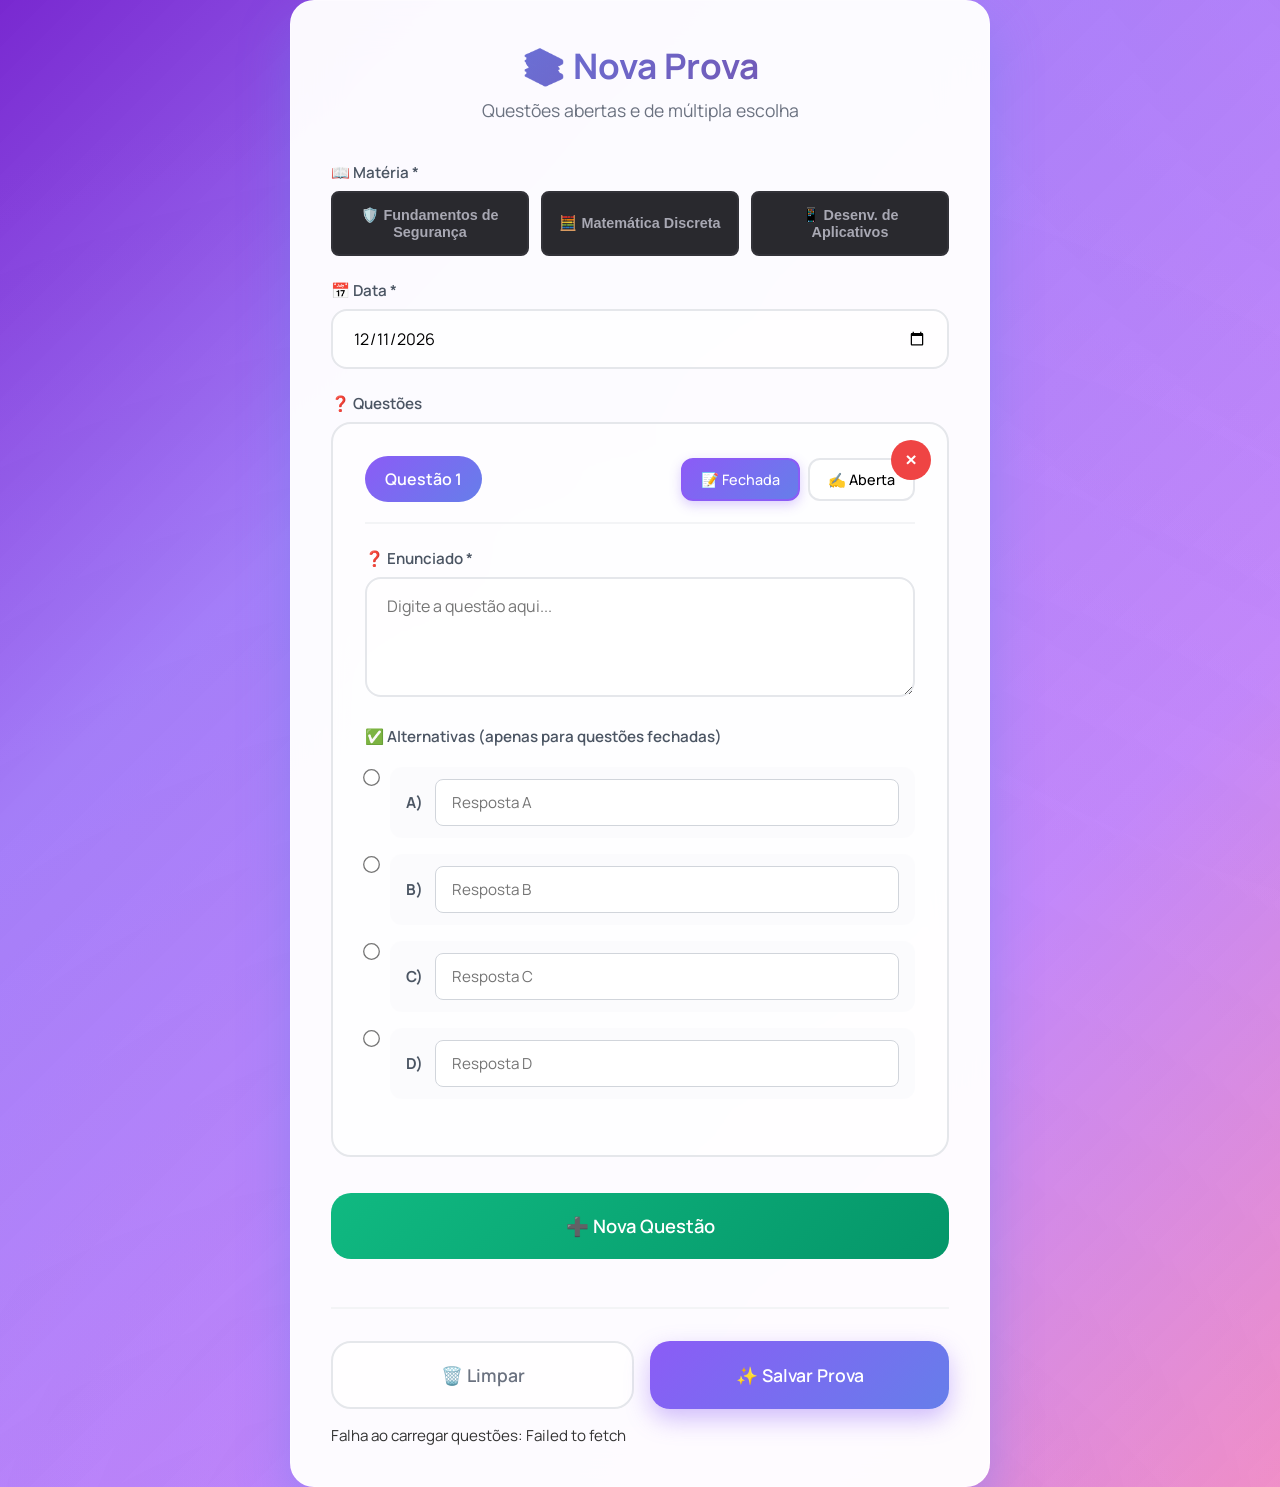
<file: prova.html>
<!DOCTYPE html>
<html lang="pt-BR">
<head>
    <meta charset="UTF-8">
    <meta name="viewport" content="width=device-width, initial-scale=1.0">
    <title>Cadastrar Prova - Professor</title>
    <link href="https://fonts.googleapis.com/css2?family=Manrope:wght@300;400;500;600;700&display=swap" rel="stylesheet">
    <link rel="stylesheet" href="style.css">
</head>
<body style="margin: 0; padding: 0; display: flex; justify-content: center; align-items: center; min-height: 100vh; width: 100%;">

    <div class="container">
        <div class="header">
            <h1>📚 Nova Prova</h1>
            <p>Questões abertas e de múltipla escolha</p>
        </div>

        <form id="provaForm">
            <!-- MODIFICAÇÃO: Campo substituído por seletores com estilos inline seguros -->
            <div class="form-group">
                <label>📖 Matéria *</label>
                
                <input type="hidden" id="materiaInput" name="materia" value="">
                
                <div class="materia-selector" style="display: flex; gap: 12px; flex-wrap: wrap; margin-top: 8px;">
                    <button type="button" class="btn-materia" data-materia="Fundamentos de Segurança" style="flex: 1; min-width: 160px; padding: 14px; border: 2px solid #323238; background-color: #29292e; color: #a8a8b3; border-radius: 8px; cursor: pointer; font-weight: 600; font-size: 0.9rem; display: flex; align-items: center; justify-content: center; gap: 8px; transition: all 0.2s ease;">
                        🛡️ Fundamentos de Segurança
                    </button>
                    <button type="button" class="btn-materia" data-materia="Matemática Discreta" style="flex: 1; min-width: 160px; padding: 14px; border: 2px solid #323238; background-color: #29292e; color: #a8a8b3; border-radius: 8px; cursor: pointer; font-weight: 600; font-size: 0.9rem; display: flex; align-items: center; justify-content: center; gap: 8px; transition: all 0.2s ease;">
                        🧮 Matemática Discreta
                    </button>
                    <button type="button" class="btn-materia" data-materia="Desenvolvimento de Aplicativos" style="flex: 1; min-width: 160px; padding: 14px; border: 2px solid #323238; background-color: #29292e; color: #a8a8b3; border-radius: 8px; cursor: pointer; font-weight: 600; font-size: 0.9rem; display: flex; align-items: center; justify-content: center; gap: 8px; transition: all 0.2s ease;">
                        📱 Desenv. de Aplicativos
                    </button>
                </div>
            </div>

    
            <!-- Data -->
            <div class="form-group">
                <label>📅 Data *</label>
                <input type="date" id="data" name="data" required>
            </div>

            <!-- Questões -->
            <div class="form-group full-width">
                <label>❓ Questões</label>
                <div id="questoesContainer"></div>
                <button type="button" class="btn-add-questao" onclick="adicionarQuestao()">
                    ➕ Nova Questão
                </button>
            </div>

            <div class="btn-container">
                <button type="button" class="btn btn-secondary" onclick="limparTudo()">🗑️ Limpar</button>
                <button type="submit" class="btn btn-primary">✨ Salvar Prova</button>
            </div>
        </form>

        <div id="successMessage" class="success" style="display:none">
            🎉 Prova salva com sucesso!
        </div>

        <div id="apiStatus" class="api-status" style="margin-top: 1rem; color: #333; font-size: 0.95rem;">
            Carregando status da API...
        </div>
    </div>

    <script src="script.js"></script>
</body>
</html>
</file>
<file: style.css>
* { 
    margin: 0; 
    padding: 0; 
    box-sizing: border-box; 
}

body {
    font-family: 'Manrope', sans-serif;
    /* Fundo do mar roxo se mexendo */
    background: 
        /* Ondas roxas sutis */
        radial-gradient(circle at 20% 80%, rgba(139,92,246,0.15) 0%, transparent 50%),
        radial-gradient(circle at 80% 20%, rgba(168,85,247,0.12) 0%, transparent 50%),
        radial-gradient(circle at 50% 100%, rgba(106,17,203,0.1) 0%, transparent 40%),
        /* Gradiente mar roxo principal */
        linear-gradient(135deg, 
            rgba(106,17,203,0.85) 0%, 
            rgba(139,92,246,0.75) 30%, 
            rgba(168,85,247,0.65) 70%, 
            rgba(236,72,153,0.55) 100%);
    min-height: 100vh;
    padding: 20px;
    display: flex;
    align-items: center;
    justify-content: center;
    animation: oceanWave 15s ease-in-out infinite;
}

@keyframes oceanWave {
    0%, 100% { 
        background-position: 0% 50%, 20% 80%, 80% 20%, 50% 100%; 
        transform: scale(1);
    }
    33% { 
        background-position: 10% 45%, 30% 75%, 70% 25%, 60% 95%; 
        transform: scale(1.02);
    }
    66% { 
        background-position: -5% 55%, 10% 85%, 90% 15%, 40% 105%; 
        transform: scale(1.01);
    }
}

.container {
    background: rgba(255,255,255,0.95);
    backdrop-filter: blur(20px);
    border-radius: 24px;
    padding: 40px;
    max-width: 700px;
    width: 100%;
    box-shadow: 0 25px 50px rgba(102,126,234,0.3);
    border: 1px solid rgba(255,255,255,0.2);
}

/* Resto do CSS permanece igual... */
.header {
    text-align: center;
    margin-bottom: 40px;
}

.header h1 {
    color: #5a3fd4;
    font-size: 2.2rem;
    font-weight: 700;
    margin-bottom: 8px;
    background: linear-gradient(135deg, #667eea, #764ba2);
    -webkit-background-clip: text;
    -webkit-text-fill-color: transparent;
    background-clip: text;
}

.header p {
    color: #6b7280;
    font-size: 1.1rem;
    font-weight: 400;
}

.form-group {
    margin-bottom: 24px;
}

label {
    display: block;
    font-weight: 600;
    color: #4b5563;
    margin-bottom: 8px;
    font-size: 0.95rem;
}

input, textarea, select {
    width: 100%;
    padding: 16px 20px;
    border: 2px solid #e5e7eb;
    border-radius: 16px;
    font-family: 'Manrope', sans-serif;
    font-size: 1rem;
    transition: all 0.3s ease;
    background: rgba(255,255,255,0.8);
}

input:focus, textarea:focus, select:focus {
    outline: none;
    border-color: #8b5cf6;
    box-shadow: 0 0 0 3px rgba(139,92,246,0.1);
    transform: translateY(-2px);
}

textarea {
    resize: vertical;
    min-height: 120px;
    font-family: 'Manrope', sans-serif;
}

.full-width {
    margin-bottom: 32px;
}

.questao-card {
    background: rgba(255,255,255,0.7);
    border: 2px solid #e5e7eb;
    border-radius: 20px;
    padding: 32px;
    margin-bottom: 20px;
    position: relative;
    transition: all 0.3s ease;
}

.questao-card:hover {
    border-color: #8b5cf6;
    box-shadow: 0 10px 30px rgba(139,92,246,0.15);
}

.questao-header {
    display: flex;
    justify-content: space-between;
    align-items: center;
    margin-bottom: 24px;
    padding-bottom: 20px;
    border-bottom: 2px solid #f3f4f6;
}

.numero-questao {
    background: linear-gradient(135deg, #8b5cf6, #667eea);
    color: white;
    padding: 12px 20px;
    border-radius: 24px;
    font-weight: 600;
    font-size: 1rem;
}

.tipo-selector {
    display: flex;
    gap: 8px;
}

.btn-tipo {
    padding: 10px 18px;
    border: 2px solid #e5e7eb;
    border-radius: 12px;
    background: white;
    cursor: pointer;
    font-family: 'Manrope', sans-serif;
    font-size: 0.9rem;
    font-weight: 500;
    transition: all 0.2s ease;
    white-space: nowrap;
}

.btn-tipo:hover {
    border-color: #8b5cf6;
    transform: translateY(-1px);
}

.btn-tipo.active {
    background: linear-gradient(135deg, #8b5cf6, #667eea);
    color: white;
    border-color: #8b5cf6;
    box-shadow: 0 4px 12px rgba(139,92,246,0.3);
}

.btn-remover {
    position: absolute;
    top: 16px;
    right: 16px;
    background: #ef4444;
    color: white;
    border: none;
    width: 40px;
    height: 40px;
    border-radius: 50%;
    cursor: pointer;
    font-weight: bold;
    font-size: 1.2rem;
    transition: all 0.2s ease;
    display: flex;
    align-items: center;
    justify-content: center;
}

.btn-remover:hover {
    background: #dc2626;
    transform: scale(1.1);
}

.alternativas {
    display: grid;
    gap: 16px;
    margin-top: 20px;
}

.alternativas.oculta {
    display: none;
}

.alternativa {
    display: flex;
    gap: 12px;
    align-items: flex-start;
}

.alternativa input[type="radio"] {
    width: auto;
    margin: 4px 0 0 0;
    transform: scale(1.3);
    flex-shrink: 0;
}

.alternativa label {
    margin: 0;
    flex: 1;
    display: flex;
    align-items: center;
    gap: 12px;
    padding: 12px 16px;
    background: rgba(248,250,252,0.5);
    border-radius: 12px;
    cursor: pointer;
    transition: all 0.2s ease;
}

.alternativa label:hover {
    background: rgba(248,250,252,0.8);
    transform: translateX(4px);
}

.alternativa input[type="text"] {
    flex: 1;
    margin: 0;
    padding: 12px 16px;
    border: 1px solid #d1d5db;
    border-radius: 8px;
    font-size: 0.95rem;
}

.btn-add-questao {
    width: 100%;
    padding: 20px;
    background: linear-gradient(135deg, #10b981, #059669);
    color: white;
    border: none;
    border-radius: 20px;
    font-family: 'Manrope', sans-serif;
    font-size: 1.15rem;
    font-weight: 600;
    cursor: pointer;
    transition: all 0.3s ease;
    margin-top: 16px;
}

.btn-add-questao:hover {
    transform: translateY(-3px);
    box-shadow: 0 15px 35px rgba(16,185,129,0.4);
}

.btn-container {
    display: flex;
    gap: 16px;
    margin-top: 48px;
    padding-top: 32px;
    border-top: 2px solid #f3f4f6;
}

.btn {
    flex: 1;
    padding: 20px 24px;
    border: none;
    border-radius: 20px;
    font-family: 'Manrope', sans-serif;
    font-size: 1.1rem;
    font-weight: 600;
    cursor: pointer;
    transition: all 0.3s ease;
}

.btn-primary {
    background: linear-gradient(135deg, #8b5cf6, #667eea);
    color: white;
    box-shadow: 0 10px 25px rgba(139,92,246,0.4);
}

.btn-primary:hover {
    transform: translateY(-3px);
    box-shadow: 0 20px 40px rgba(139,92,246,0.5);
}

.btn-secondary {
    background: rgba(255,255,255,0.8);
    color: #6b7280;
    border: 2px solid #e5e7eb;
}

.btn-secondary:hover {
    background: white;
    border-color: #d1d5db;
    transform: translateY(-2px);
}

.success {
    background: linear-gradient(135deg, #10b981, #059669);
    color: white;
    padding: 24px;
    border-radius: 20px;
    text-align: center;
    margin-top: 32px;
    font-weight: 600;
    box-shadow: 0 10px 30px rgba(16,185,129,0.3);
    animation: slideIn 0.5s ease;
}

@keyframes slideIn {
    from { opacity: 0; transform: translateY(20px); }
    to { opacity: 1; transform: translateY(0); }
}

@media (max-width: 768px) {
    .container {
        padding: 28px 20px;
        margin: 10px;
    }
    
    .header h1 { font-size: 1.9rem; }
    
    .questao-header {
        flex-direction: column;
        align-items: flex-start;
        gap: 16px;
    }
    
    .tipo-selector {
        width: 100%;
        justify-content: space-between;
    }
    
    .btn-remover {
        position: static;
        align-self: flex-end;
    }
    
    .alternativa {
        flex-direction: column;
        gap: 8px;
    }
    
    .alternativa label {
        flex-direction: column;
        align-items: flex-start;
        padding: 16px;
    }
}

@media (max-width: 480px) {
    .btn-container { flex-direction: column; }
    .tipo-selector { flex-direction: column; gap: 8px; }
} 
* { 
    margin: 0; 
    padding: 0; 
    box-sizing: border-box; 
}

body {
    font-family: 'Manrope', sans-serif;
    /* Fundo mar roxo + imagem temática de prova */
    background: 
        /* Imagem de papel/textura acadêmica roxa */
        url('https://images.unsplash.com/photo-1454165804606-c3d57bc86b40?ixlib=rb-4.0.3&auto=format&fit=crop&w=2070&q=85'),
        /* Ondas roxas sutis */
        radial-gradient(circle at 20% 80%, rgba(139,92,246,0.2) 0%, transparent 50%),
        radial-gradient(circle at 80% 20%, rgba(168,85,247,0.15) 0%, transparent 50%),
        radial-gradient(circle at 50% 100%, rgba(106,17,203,0.12) 0%, transparent 40%),
        /* Gradiente mar roxo principal */
        linear-gradient(135deg, 
            rgba(106,17,203,0.9) 0%, 
            rgba(139,92,246,0.8) 30%, 
            rgba(168,85,247,0.7) 70%, 
            rgba(236,72,153,0.6) 100%);
    background-size: cover, 200% 200%, 180% 180%, 150% 150%, 100%;
    background-position: center, 0% 50%, 20% 80%, 80% 20%, 0% 0%;
    background-blend-mode: overlay, screen, screen, screen, normal;
    min-height: 100vh;
    padding: 20px;
    display: flex;
    align-items: center;
    justify-content: center;
    animation: academicWave 18s ease-in-out infinite;
}

@keyframes academicWave {
    0%, 100% { 
        background-position: center, 0% 50%, 20% 80%, 80% 20%, 0% 0%; 
        transform: scale(1);
    }
    33% { 
        background-position: center, 10% 45%, 30% 75%, 70% 25%, 0% 0%; 
        transform: scale(1.015);
    }
    66% { 
        background-position: center, -5% 55%, 10% 85%, 90% 15%, 0% 0%; 
        transform: scale(1.01);
    }
}

.container {
    background: rgba(255,255,255,0.97);
    backdrop-filter: blur(25px);
    border-radius: 24px;
    padding: 40px;
    max-width: 700px;
    width: 100%;
    box-shadow: 0 25px 50px rgba(102,126,234,0.4);
    border: 1px solid rgba(255,255,255,0.3);
}

/* Resto do CSS permanece igual... */
.header {
    text-align: center;
    margin-bottom: 40px;
}

.header h1 {
    color: #5a3fd4;
    font-size: 2.2rem;
    font-weight: 700;
    margin-bottom: 8px;
    background: linear-gradient(135deg, #667eea, #764ba2);
    -webkit-background-clip: text;
    -webkit-text-fill-color: transparent;
    background-clip: text;
}

.header p {
    color: #6b7280;
    font-size: 1.1rem;
    font-weight: 400;
}
</file>
